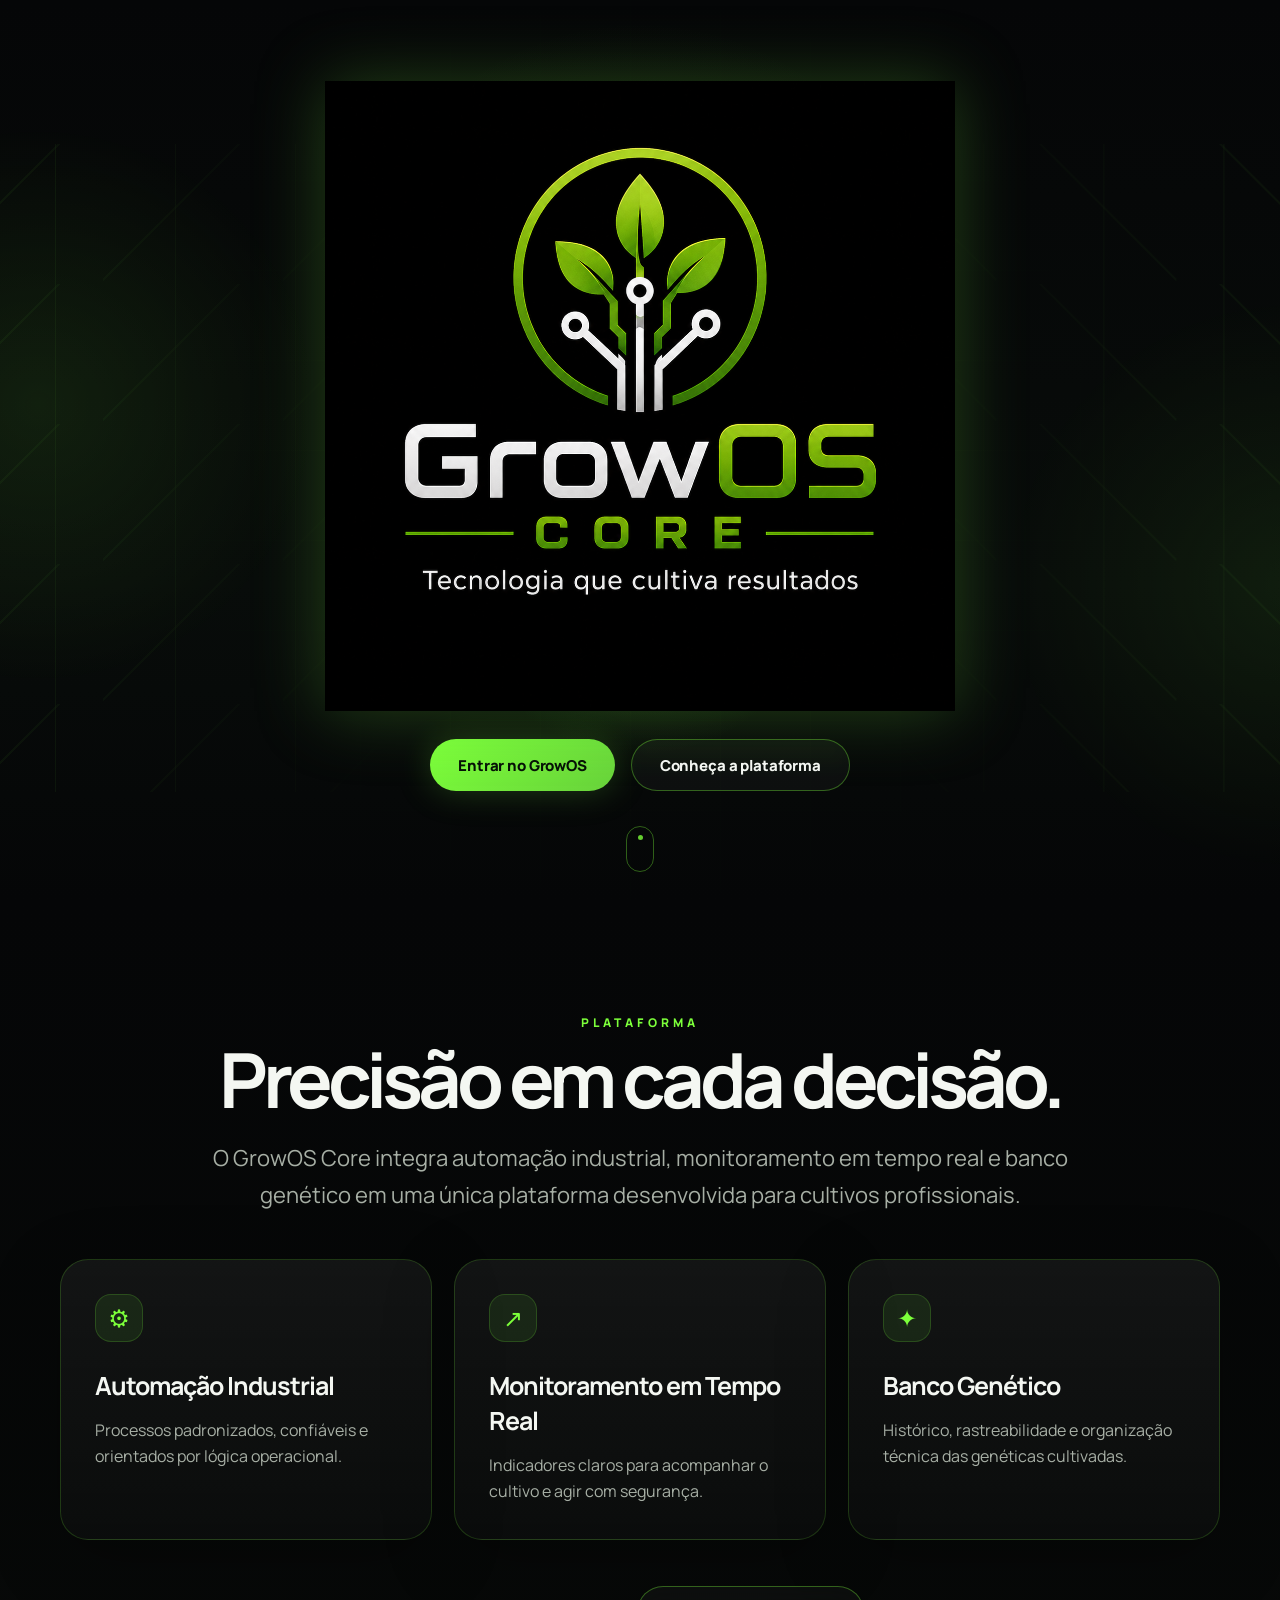
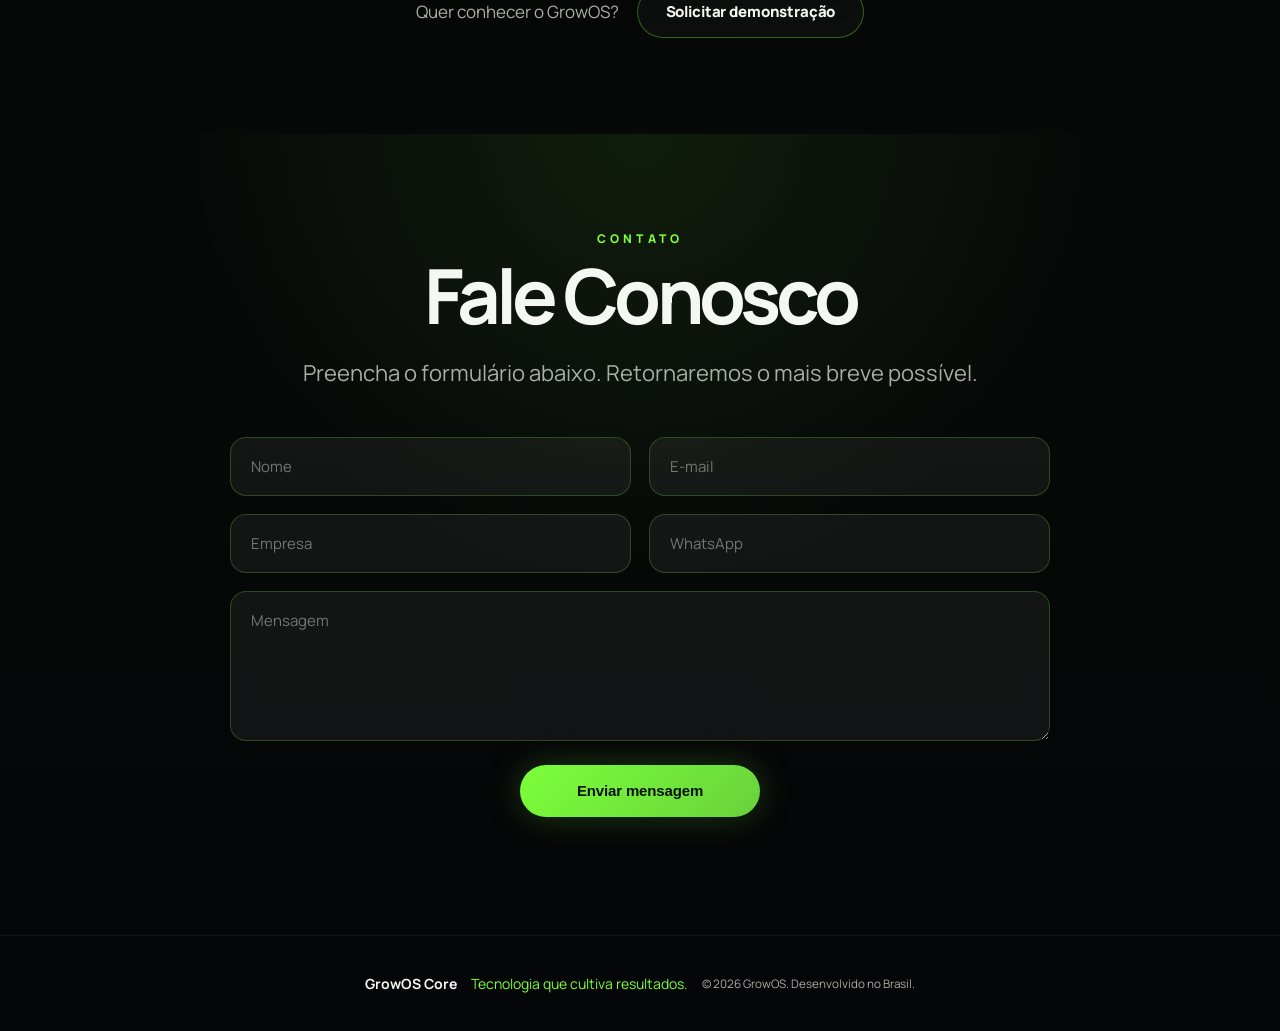
<file: index.html>
<!DOCTYPE html>
<html lang="pt-BR">
<head>
  <meta charset="UTF-8" />
  <meta name="viewport" content="width=device-width, initial-scale=1.0" />
  <meta name="description" content="GrowOS Core — Tecnologia que cultiva resultados." />
  <title>GrowOS Core | Tecnologia que cultiva resultados</title>
  <link rel="preconnect" href="https://fonts.googleapis.com">
  <link rel="preconnect" href="https://fonts.gstatic.com" crossorigin>
  <link href="https://fonts.googleapis.com/css2?family=Manrope:wght@400;500;600;700;800&display=swap" rel="stylesheet">
  <link rel="stylesheet" href="css/style.css" />
</head>
<body>
  <main class="page-shell">
    <section class="hero" id="inicio" aria-label="Apresentação GrowOS">
      <div class="ambient ambient-left"></div>
      <div class="ambient ambient-right"></div>
      <div class="grid-lines"></div>

      <div class="hero-content">
        <img class="brand-image" src="assets/growos-logo.png" alt="GrowOS Core - Tecnologia que cultiva resultados" />

        <div class="hero-actions" aria-label="Ações principais">
          <a class="btn btn-primary" href="https://app.growos.com.br">Entrar no GrowOS</a>
          <a class="btn btn-secondary" href="#plataforma">Conheça a plataforma</a>
        </div>
      </div>

      <a class="scroll-indicator" href="#plataforma" aria-label="Rolar para conhecer a plataforma">
        <span></span>
      </a>
    </section>

    <section class="platform" id="plataforma">
      <div class="section-header reveal">
        <span class="eyebrow">Plataforma</span>
        <h1>Precisão em cada decisão.</h1>
        <p>
          O GrowOS Core integra automação industrial, monitoramento em tempo real e banco genético
          em uma única plataforma desenvolvida para cultivos profissionais.
        </p>
      </div>

      <div class="pillars" aria-label="Pilares do GrowOS">
        <article class="pillar-card reveal">
          <span class="icon">⚙</span>
          <h2>Automação Industrial</h2>
          <p>Processos padronizados, confiáveis e orientados por lógica operacional.</p>
        </article>

        <article class="pillar-card reveal">
          <span class="icon">↗</span>
          <h2>Monitoramento em Tempo Real</h2>
          <p>Indicadores claros para acompanhar o cultivo e agir com segurança.</p>
        </article>

        <article class="pillar-card reveal">
          <span class="icon">✦</span>
          <h2>Banco Genético</h2>
          <p>Histórico, rastreabilidade e organização técnica das genéticas cultivadas.</p>
        </article>
      </div>

      <div class="contact-callout reveal">
        <p>Quer conhecer o GrowOS?</p>
        <a class="btn btn-secondary" href="#contato">Solicitar demonstração</a>
      </div>
    </section>

    <section class="contact-section" id="contato">
      <div class="section-header reveal">
        <span class="eyebrow">Contato</span>
        <h1>Fale Conosco</h1>
        <p>Preencha o formulário abaixo. Retornaremos o mais breve possível.</p>
      </div>

      <form class="contact-form reveal" action="https://formsubmit.co/gabriellino@gmail.com" method="POST">
        <input type="hidden" name="_subject" value="Novo contato pelo site GrowOS" />
        <input type="hidden" name="_captcha" value="false" />
        <input type="hidden" name="_template" value="table" />

        <input type="text" name="Nome" placeholder="Nome" required />
        <input type="email" name="Email" placeholder="E-mail" required />
        <input type="text" name="Empresa" placeholder="Empresa" />
        <input type="tel" name="WhatsApp" placeholder="WhatsApp" />
        <textarea name="Mensagem" placeholder="Mensagem" required></textarea>

        <button class="btn btn-primary" type="submit">Enviar mensagem</button>
      </form>
    </section>
  </main>

  <footer class="footer">
    <strong>GrowOS Core</strong>
    <span>Tecnologia que cultiva resultados.</span>
    <small>© 2026 GrowOS. Desenvolvido no Brasil.</small>
  </footer>

  <script src="js/script.js"></script>
</body>
</html>
</file>
<file: css/style.css>
:root{
  --bg:#050607;
  --bg-soft:#0b0f0d;
  --card:#101510cc;
  --line:rgba(124,255,58,.18);
  --green:#68d23b;
  --green-strong:#7cff3a;
  --text:#f4f7f2;
  --muted:#a7afa5;
  --shadow:0 0 80px rgba(104,210,59,.22);
}

*{box-sizing:border-box;margin:0;padding:0}
html{scroll-behavior:smooth;background:var(--bg)}
body{
  min-height:100vh;
  font-family:"Manrope",system-ui,-apple-system,BlinkMacSystemFont,"Segoe UI",sans-serif;
  background:var(--bg);
  color:var(--text);
  overflow-x:hidden;
}

a{color:inherit;text-decoration:none}

.page-shell{position:relative;overflow:hidden}
.hero{
  min-height:100vh;
  position:relative;
  display:flex;
  align-items:center;
  justify-content:center;
  padding:48px 22px 76px;
  background:
    radial-gradient(circle at 50% 63%, rgba(104,210,59,.22), transparent 22%),
    radial-gradient(circle at 50% 35%, rgba(104,210,59,.11), transparent 34%),
    linear-gradient(180deg,#050607 0%,#080c0a 65%,#050607 100%);
}

.grid-lines{
  position:absolute;inset:0;opacity:.36;pointer-events:none;
  background-image:
    linear-gradient(rgba(104,210,59,.075) 1px, transparent 1px),
    linear-gradient(90deg, rgba(104,210,59,.075) 1px, transparent 1px);
  background-size:90px 90px;
  mask-image:radial-gradient(circle at center, black 0%, transparent 68%);
}

.ambient{position:absolute;inset:auto;width:42vw;height:70vh;opacity:.55;filter:blur(.2px);pointer-events:none}
.ambient-left{left:-18vw;top:10vh;background:radial-gradient(circle,rgba(104,210,59,.20),transparent 68%)}
.ambient-right{right:-22vw;bottom:0;background:radial-gradient(circle,rgba(104,210,59,.16),transparent 70%)}

.hero::before,.hero::after{
  content:"";position:absolute;top:16%;bottom:12%;width:38%;opacity:.22;pointer-events:none;
  background:
    linear-gradient(90deg, transparent 0 10%, rgba(104,210,59,.4) 10% 11%, transparent 11% 100%),
    linear-gradient(135deg, transparent 0 42%, rgba(104,210,59,.30) 42% 43%, transparent 43% 100%);
  background-size:120px 80px,180px 140px;
}
.hero::before{left:-6%;mask-image:linear-gradient(90deg,black,transparent)}
.hero::after{right:-6%;transform:scaleX(-1);mask-image:linear-gradient(90deg,black,transparent)}

.hero-content{
  position:relative;z-index:2;width:min(980px,94vw);display:flex;flex-direction:column;align-items:center;text-align:center;
  animation:enter .9s ease both;
}

.brand-image{
  display:block;
  width:min(820px,92vw);
  max-height:70vh;
  object-fit:contain;
  filter:drop-shadow(0 0 34px rgba(104,210,59,.28));
}

.hero-actions{display:flex;gap:16px;flex-wrap:wrap;justify-content:center;margin-top:28px}
.btn{
  display:inline-flex;align-items:center;justify-content:center;min-height:52px;padding:0 28px;border-radius:999px;
  font-size:15px;font-weight:800;letter-spacing:-.01em;transition:.25s ease;
  cursor:pointer;
}
.btn-primary{background:linear-gradient(135deg,var(--green-strong),var(--green));color:#051006;box-shadow:0 0 34px rgba(104,210,59,.25);border:0}
.btn-secondary{border:1px solid rgba(124,255,58,.35);color:var(--text);background:rgba(255,255,255,.03);backdrop-filter:blur(12px)}
.btn:hover{transform:translateY(-3px);box-shadow:0 0 45px rgba(104,210,59,.32)}

.scroll-indicator{position:absolute;z-index:3;bottom:28px;left:50%;transform:translateX(-50%);width:28px;height:46px;border:1px solid rgba(124,255,58,.45);border-radius:999px;display:grid;place-items:start center;padding-top:8px;opacity:.8}
.scroll-indicator span{width:5px;height:5px;border-radius:50%;background:var(--green-strong);animation:scrollDot 1.6s ease-in-out infinite}

.platform{position:relative;padding:110px 22px 96px;background:linear-gradient(180deg,#050607,#070908)}
.section-header{max-width:900px;margin:0 auto 44px;text-align:center}
.eyebrow{display:inline-block;margin-bottom:12px;color:var(--green-strong);font-size:12px;font-weight:800;letter-spacing:.34em;text-transform:uppercase}
h1{font-size:clamp(38px,6vw,76px);line-height:.96;letter-spacing:-.065em;margin-bottom:24px}
.section-header p{font-size:clamp(17px,2.2vw,22px);line-height:1.7;color:var(--muted)}

.pillars{width:min(1160px,94vw);margin:0 auto;display:grid;grid-template-columns:repeat(3,1fr);gap:22px}
.pillar-card{min-height:260px;padding:34px;border:1px solid var(--line);border-radius:28px;background:linear-gradient(180deg,rgba(255,255,255,.055),rgba(255,255,255,.018));box-shadow:0 20px 70px rgba(0,0,0,.28);transition:.25s ease}
.pillar-card:hover{transform:translateY(-8px);border-color:rgba(124,255,58,.45);box-shadow:var(--shadow)}
.icon{display:grid;place-items:center;width:48px;height:48px;border-radius:16px;background:rgba(104,210,59,.10);color:var(--green-strong);font-size:24px;margin-bottom:26px;border:1px solid var(--line)}
.pillar-card h2{font-size:25px;letter-spacing:-.04em;margin-bottom:14px}
.pillar-card p{color:var(--muted);line-height:1.65;font-size:16px}

.contact-callout{width:min(720px,94vw);margin:46px auto 0;text-align:center;display:flex;align-items:center;justify-content:center;gap:18px;flex-wrap:wrap}
.contact-callout p{color:var(--muted);font-size:17px}

.contact-section{position:relative;padding:92px 22px 118px;background:radial-gradient(circle at 50% 0%,rgba(104,210,59,.10),transparent 44%),linear-gradient(180deg,#070908,#050607)}
.contact-form{width:min(94vw,820px);margin:42px auto 0;display:grid;grid-template-columns:repeat(2,minmax(0,1fr));gap:18px}
.contact-form input,.contact-form textarea{width:100%;min-height:58px;padding:18px 20px;border-radius:16px;border:1px solid rgba(104,210,59,.28);background:rgba(255,255,255,.055);color:#fff;font:inherit;font-size:15px;outline:none;transition:.2s ease}
.contact-form input:focus,.contact-form textarea:focus{border-color:rgba(124,255,58,.62);box-shadow:0 0 0 4px rgba(104,210,59,.08)}
.contact-form textarea{grid-column:1/-1;min-height:150px;resize:vertical}
.contact-form button{grid-column:1/-1;justify-self:center;min-width:240px;margin-top:6px}

.footer{padding:38px 22px;display:flex;gap:14px;flex-wrap:wrap;justify-content:center;align-items:center;color:var(--muted);border-top:1px solid rgba(255,255,255,.06);background:#050607;font-size:14px}
.footer strong{color:var(--text)}
.footer span{color:var(--green-strong)}

.reveal{opacity:0;transform:translateY(28px);transition:opacity .7s ease,transform .7s ease}
.reveal.visible{opacity:1;transform:none}

@keyframes enter{from{opacity:0;transform:translateY(24px) scale(.98)}to{opacity:1;transform:none}}
@keyframes scrollDot{0%{transform:translateY(0);opacity:1}70%{transform:translateY(20px);opacity:.25}100%{transform:translateY(0);opacity:1}}

@media (max-width:900px){
  .pillars{grid-template-columns:1fr}
  .pillar-card{min-height:auto}
}

@media (max-width:800px){
  .hero{padding-top:28px}
  .brand-image{width:min(540px,96vw)}
  .hero-actions{margin-top:18px}
  .btn{width:100%;max-width:320px}
  .contact-form{grid-template-columns:1fr}
}

@media (max-width:520px){
  .platform{padding:80px 18px 72px}
  .contact-section{padding:78px 18px 88px}
  .footer{flex-direction:column;text-align:center}
}
</file>
